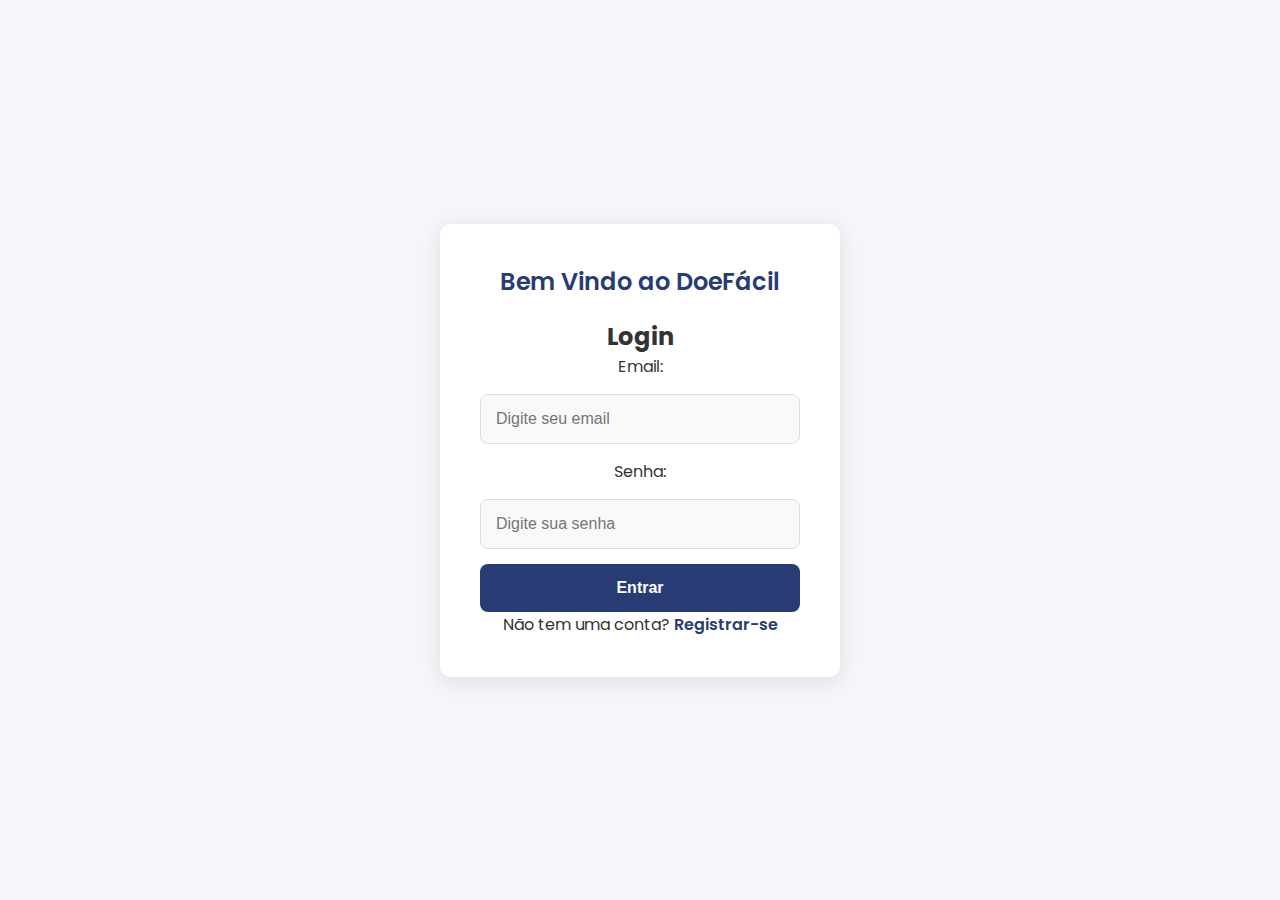
<file: index.html>
<!DOCTYPE html>
<html lang="pt-BR">
<head>
    <meta charset="UTF-8">
    <meta name="viewport" content="width=device-width, initial-scale=1.0">
    <title>Login</title>
    <link rel="stylesheet" href="style.css">
</head>
<body>
    <div class="container-autenticacao">
        <div class="cartao-autenticacao">
            <h1>Bem Vindo ao DoeFácil</h1>
            <h2>Login</h2>
            <form id="formulario-login">
                <label for="email-login">Email:</label>
                <input type="email" id="email-login" placeholder="Digite seu email" required>
                <label for="senha-login">Senha:</label>
                <input type="password" id="senha-login" placeholder="Digite sua senha" required>
                <button type="submit">Entrar</button>
            </form>
            <p>Não tem uma conta? <a href="registrar.html">Registrar-se</a></p>
        </div>
    </div>
    <script src="script.js"></script>
</body>
</html>
</file>
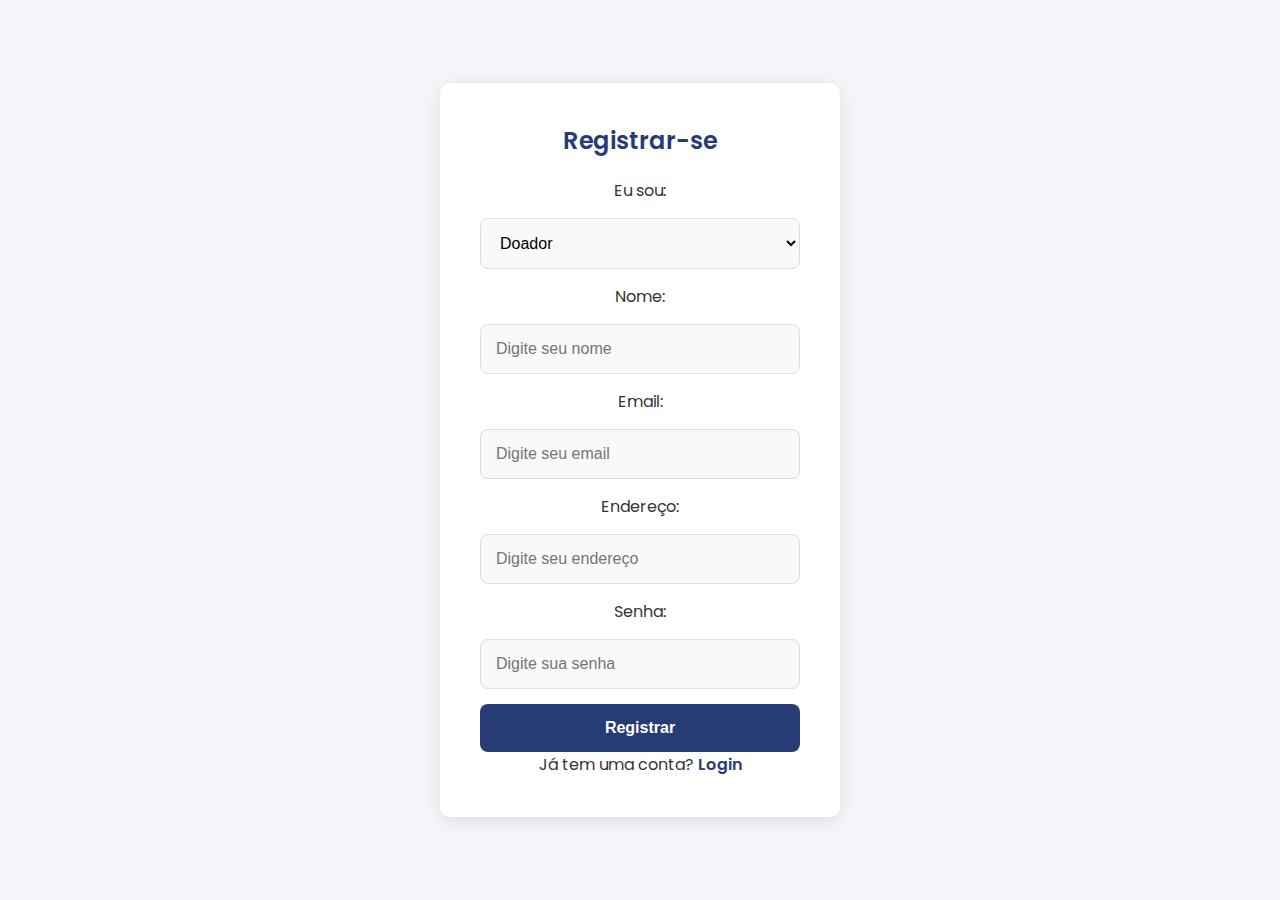
<file: registrar.html>
<!DOCTYPE html>
<html lang="pt-BR">
<head>
    <meta charset="UTF-8">
    <meta name="viewport" content="width=device-width, initial-scale=1.0">
    <title>Registrar-se</title>
    <link rel="stylesheet" href="style.css">
</head>
<body>
    <div class="container-autenticacao">
        <div class="cartao-autenticacao">
            <h1>Registrar-se</h1>
            <form id="formulario-registro">
                <label for="tipo">Eu sou:</label>
                <select id="tipo" required>
                    <option value="doador">Doador</option>
                    <option value="instituicao">Instituição</option>
                </select>
                <label for="nome">Nome:</label>
                <input type="text" id="nome" placeholder="Digite seu nome" required>
                <label for="email">Email:</label>
                <input type="email" id="email" placeholder="Digite seu email" required>
                <label for="endereco">Endereço:</label>
                <input type="text" id="endereco" placeholder="Digite seu endereço" required>
                <label for="senha">Senha:</label>
                <input type="password" id="senha" placeholder="Digite sua senha" required>
                <button type="submit">Registrar</button>
            </form>
            <p>Já tem uma conta? <a href="index.html">Login</a></p>
        </div>
    </div>
    <script src="script.js"></script>
</body>
</html>
</file>
<file: style.css>
/* Fonte e reset geral */
@import url('https://fonts.googleapis.com/css2?family=Poppins:wght@300;400;600&display=swap');

* {
    margin: 0;
    padding: 0;
    box-sizing: border-box;
}

body {
    font-family: 'Poppins', sans-serif;
    background-color: #f5f6fa;
    color: #333;
    display: flex;
    justify-content: center;
    align-items: center;
    height: 100vh;
}

.container-autenticacao {
    display: flex;
    justify-content: center;
    align-items: center;
    width: 100%;
    height: 100%;
}

.cartao-autenticacao {
    background-color: #ffffff;
    padding: 40px;
    width: 100%;
    max-width: 400px;
    border-radius: 10px;
    box-shadow: 0 4px 20px rgba(0, 0, 0, 0.1);
    text-align: center;
}

h1 {
    margin-bottom: 20px;
    font-size: 24px;
    font-weight: 600;
    color: #273c75;
}

form {
    display: flex;
    flex-direction: column;
    gap: 15px;
}

input, select {
    padding: 15px;
    border: 1px solid #dcdde1;
    border-radius: 8px;
    font-size: 1rem;
    outline: none;
    transition: border-color 0.3s ease;
    background-color: #f9f9f9;
}

input:focus, select:focus {
    border-color: #273c75;
}

button {
    padding: 15px;
    background-color: #273c75;
    color: #fff;
    font-size: 1rem;
    border: none;
    border-radius: 8px;
    cursor: pointer;
    font-weight: 600;
    transition: background-color 0.3s ease;
}

button:hover {
    background-color: #40739e;
}

p a {
    color: #273c75;
    text-decoration: none;
    font-weight: 600;
    transition: color 0.3s ease;
}

p a:hover {
    color: #40739e;
}

.container {
    width: 80%;
    margin: 0 auto;
    padding-top: 50px;
}

ul {
    list-style-type: none;
}

ul li {
    margin: 10px 0;
    padding: 10px;
    background-color: #f9f9f9;
    border-radius: 5px;
}

ul li button {
    margin-left: 20px;
    padding: 5px 10px;
    background-color: #27ae60;
    color: white;
    border: none;
    border-radius: 5px;
    cursor: pointer;
}

ul li button:hover {
    background-color: #2ecc71;
}
</file>
